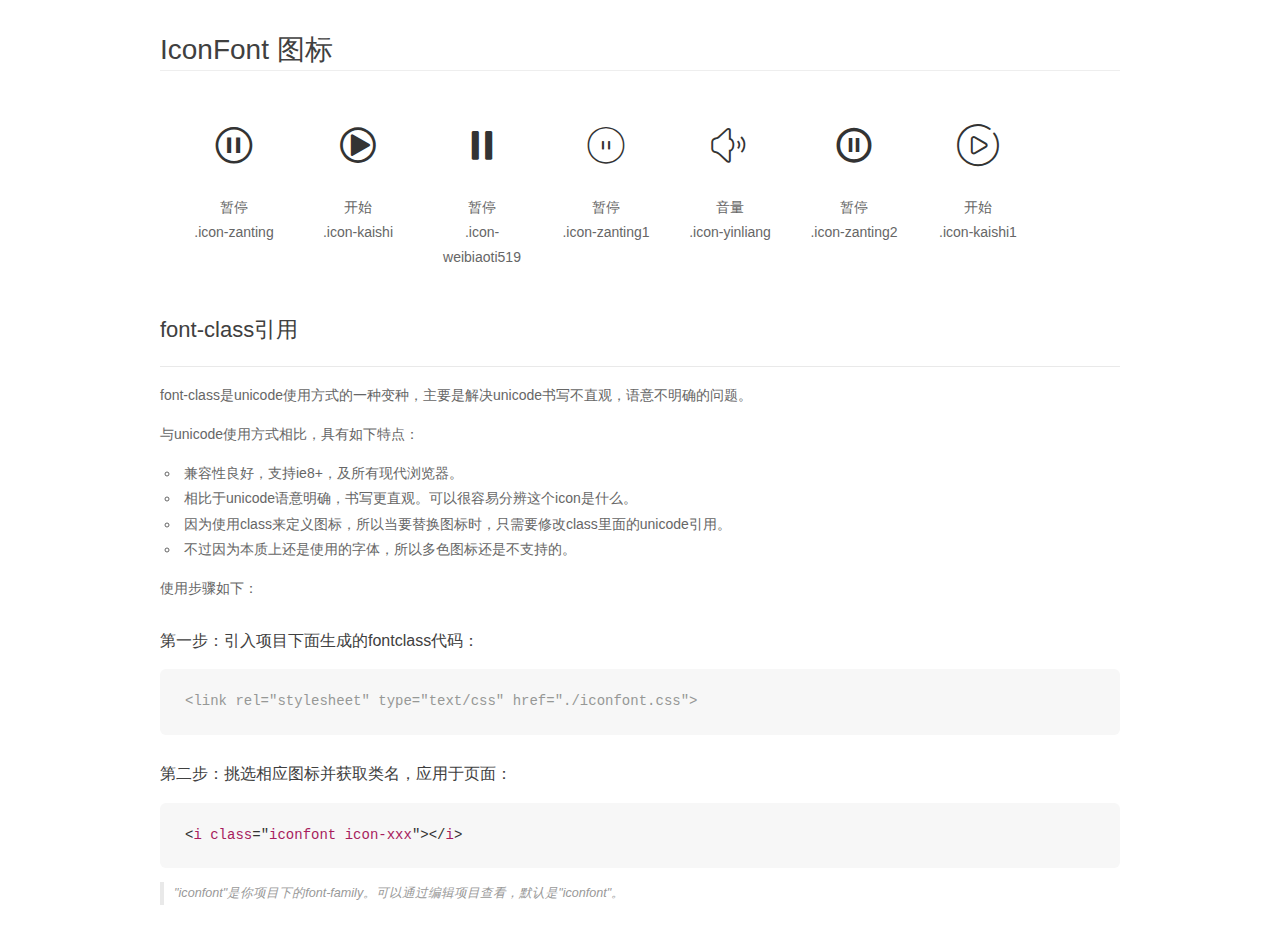
<file: 自定义播放器/font/demo_fontclass.html>
<!DOCTYPE html>
<html>
<head>
    <meta charset="utf-8"/>
    <title>IconFont</title>
    <link rel="stylesheet" href="demo.css">
    <link rel="stylesheet" href="iconfont.css">
</head>
<body>
    <div class="main markdown">
        <h1>IconFont 图标</h1>
        <ul class="icon_lists clear">
            
                <li>
                <i class="icon iconfont icon-zanting"></i>
                    <div class="name">暂停</div>
                    <div class="fontclass">.icon-zanting</div>
                </li>
            
                <li>
                <i class="icon iconfont icon-kaishi"></i>
                    <div class="name">开始</div>
                    <div class="fontclass">.icon-kaishi</div>
                </li>
            
                <li>
                <i class="icon iconfont icon-weibiaoti519"></i>
                    <div class="name">暂停</div>
                    <div class="fontclass">.icon-weibiaoti519</div>
                </li>
            
                <li>
                <i class="icon iconfont icon-zanting1"></i>
                    <div class="name">暂停</div>
                    <div class="fontclass">.icon-zanting1</div>
                </li>
            
                <li>
                <i class="icon iconfont icon-yinliang"></i>
                    <div class="name">音量</div>
                    <div class="fontclass">.icon-yinliang</div>
                </li>
            
                <li>
                <i class="icon iconfont icon-zanting2"></i>
                    <div class="name">暂停</div>
                    <div class="fontclass">.icon-zanting2</div>
                </li>
            
                <li>
                <i class="icon iconfont icon-kaishi1"></i>
                    <div class="name">开始</div>
                    <div class="fontclass">.icon-kaishi1</div>
                </li>
            
        </ul>

        <h2 id="font-class-">font-class引用</h2>
        <hr>

        <p>font-class是unicode使用方式的一种变种，主要是解决unicode书写不直观，语意不明确的问题。</p>
        <p>与unicode使用方式相比，具有如下特点：</p>
        <ul>
        <li>兼容性良好，支持ie8+，及所有现代浏览器。</li>
        <li>相比于unicode语意明确，书写更直观。可以很容易分辨这个icon是什么。</li>
        <li>因为使用class来定义图标，所以当要替换图标时，只需要修改class里面的unicode引用。</li>
        <li>不过因为本质上还是使用的字体，所以多色图标还是不支持的。</li>
        </ul>
        <p>使用步骤如下：</p>
        <h3 id="-fontclass-">第一步：引入项目下面生成的fontclass代码：</h3>


        <pre><code class="lang-js hljs javascript"><span class="hljs-comment">&lt;link rel="stylesheet" type="text/css" href="./iconfont.css"&gt;</span></code></pre>
        <h3 id="-">第二步：挑选相应图标并获取类名，应用于页面：</h3>
        <pre><code class="lang-css hljs">&lt;<span class="hljs-selector-tag">i</span> <span class="hljs-selector-tag">class</span>="<span class="hljs-selector-tag">iconfont</span> <span class="hljs-selector-tag">icon-xxx</span>"&gt;&lt;/<span class="hljs-selector-tag">i</span>&gt;</code></pre>
        <blockquote>
        <p>"iconfont"是你项目下的font-family。可以通过编辑项目查看，默认是"iconfont"。</p>
        </blockquote>
    </div>
</body>
</html>
</file>
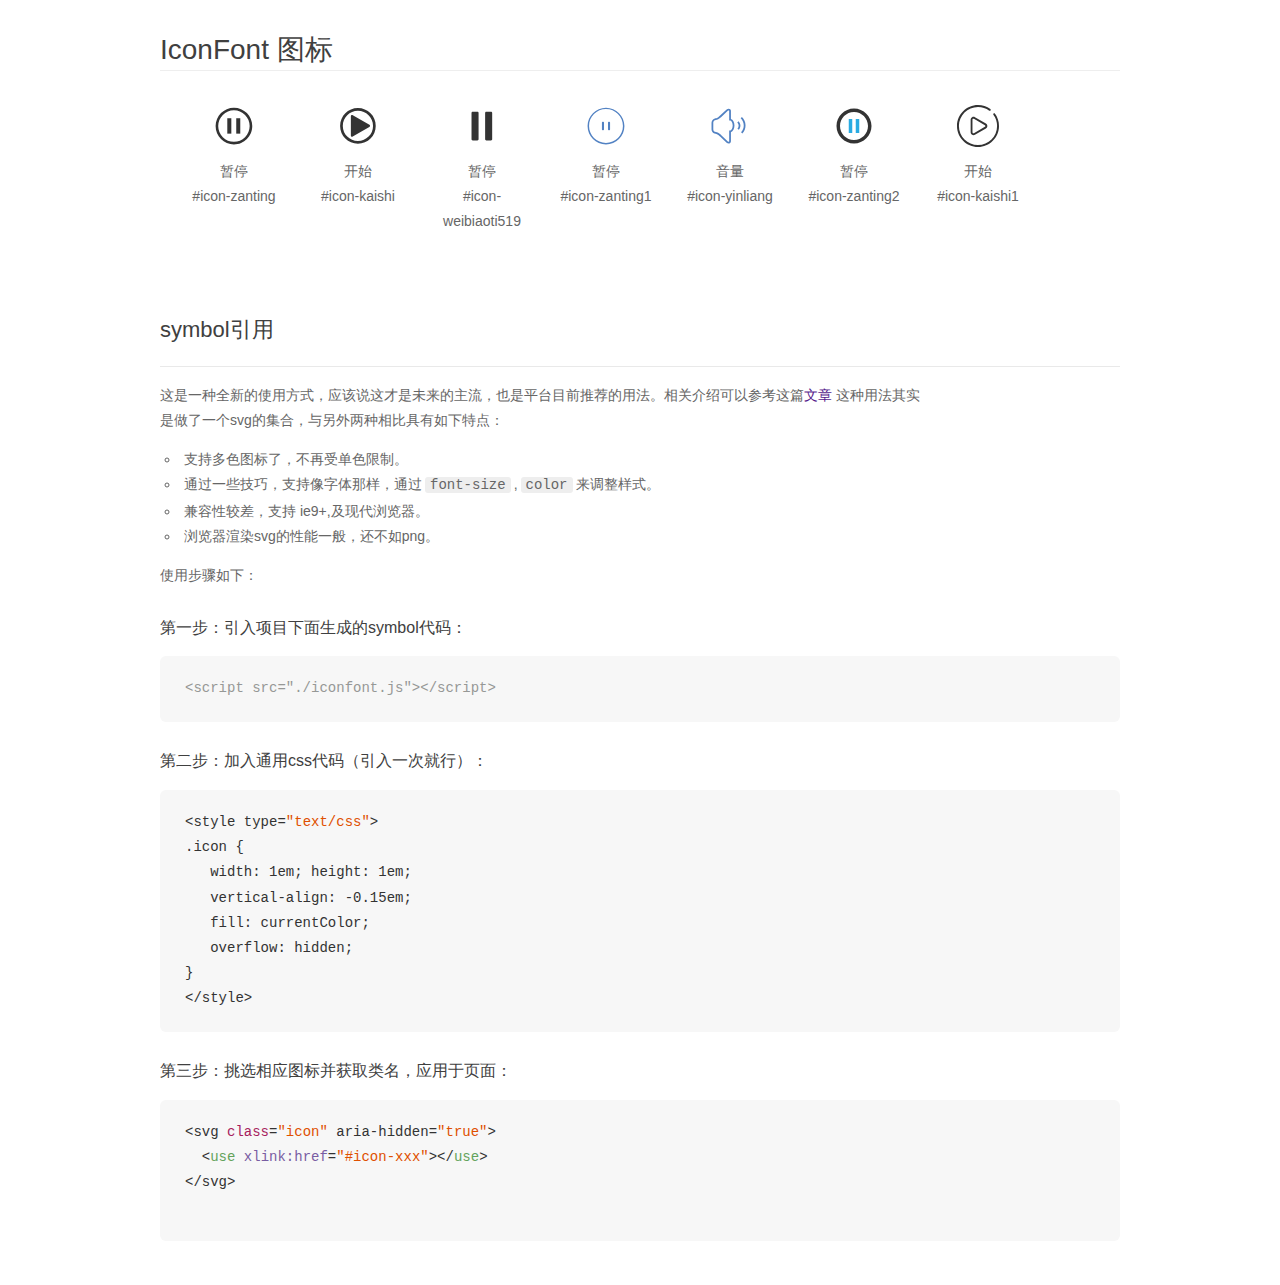
<file: 自定义播放器/font/demo_symbol.html>
<!DOCTYPE html>
<html>
<head>
    <meta charset="utf-8"/>
    <title>IconFont</title>
    <link rel="stylesheet" href="demo.css">
    <script src="iconfont.js"></script>

    <style type="text/css">
        .icon {
          /* 通过设置 font-size 来改变图标大小 */
          width: 1em; height: 1em;
          /* 图标和文字相邻时，垂直对齐 */
          vertical-align: -0.15em;
          /* 通过设置 color 来改变 SVG 的颜色/fill */
          fill: currentColor;
          /* path 和 stroke 溢出 viewBox 部分在 IE 下会显示
             normalize.css 中也包含这行 */
          overflow: hidden;
        }

    </style>
</head>
<body>
    <div class="main markdown">
        <h1>IconFont 图标</h1>
        <ul class="icon_lists clear">
            
                <li>
                    <svg class="icon" aria-hidden="true">
                        <use xlink:href="#icon-zanting"></use>
                    </svg>
                    <div class="name">暂停</div>
                    <div class="fontclass">#icon-zanting</div>
                </li>
            
                <li>
                    <svg class="icon" aria-hidden="true">
                        <use xlink:href="#icon-kaishi"></use>
                    </svg>
                    <div class="name">开始</div>
                    <div class="fontclass">#icon-kaishi</div>
                </li>
            
                <li>
                    <svg class="icon" aria-hidden="true">
                        <use xlink:href="#icon-weibiaoti519"></use>
                    </svg>
                    <div class="name">暂停</div>
                    <div class="fontclass">#icon-weibiaoti519</div>
                </li>
            
                <li>
                    <svg class="icon" aria-hidden="true">
                        <use xlink:href="#icon-zanting1"></use>
                    </svg>
                    <div class="name">暂停</div>
                    <div class="fontclass">#icon-zanting1</div>
                </li>
            
                <li>
                    <svg class="icon" aria-hidden="true">
                        <use xlink:href="#icon-yinliang"></use>
                    </svg>
                    <div class="name">音量</div>
                    <div class="fontclass">#icon-yinliang</div>
                </li>
            
                <li>
                    <svg class="icon" aria-hidden="true">
                        <use xlink:href="#icon-zanting2"></use>
                    </svg>
                    <div class="name">暂停</div>
                    <div class="fontclass">#icon-zanting2</div>
                </li>
            
                <li>
                    <svg class="icon" aria-hidden="true">
                        <use xlink:href="#icon-kaishi1"></use>
                    </svg>
                    <div class="name">开始</div>
                    <div class="fontclass">#icon-kaishi1</div>
                </li>
            
        </ul>


        <h2 id="symbol-">symbol引用</h2>
        <hr>

        <p>这是一种全新的使用方式，应该说这才是未来的主流，也是平台目前推荐的用法。相关介绍可以参考这篇<a href="">文章</a>
        这种用法其实是做了一个svg的集合，与另外两种相比具有如下特点：</p>
        <ul>
          <li>支持多色图标了，不再受单色限制。</li>
          <li>通过一些技巧，支持像字体那样，通过<code>font-size</code>,<code>color</code>来调整样式。</li>
          <li>兼容性较差，支持 ie9+,及现代浏览器。</li>
          <li>浏览器渲染svg的性能一般，还不如png。</li>
        </ul>
        <p>使用步骤如下：</p>
        <h3 id="-symbol-">第一步：引入项目下面生成的symbol代码：</h3>
        <pre><code class="lang-js hljs javascript"><span class="hljs-comment">&lt;script src="./iconfont.js"&gt;&lt;/script&gt;</span></code></pre>
        <h3 id="-css-">第二步：加入通用css代码（引入一次就行）：</h3>
        <pre><code class="lang-js hljs javascript">&lt;style type=<span class="hljs-string">"text/css"</span>&gt;
.icon {
   width: <span class="hljs-number">1</span>em; height: <span class="hljs-number">1</span>em;
   vertical-align: <span class="hljs-number">-0.15</span>em;
   fill: currentColor;
   overflow: hidden;
}
&lt;<span class="hljs-regexp">/style&gt;</span></code></pre>
        <h3 id="-">第三步：挑选相应图标并获取类名，应用于页面：</h3>
        <pre><code class="lang-js hljs javascript">&lt;svg <span class="hljs-class"><span class="hljs-keyword">class</span></span>=<span class="hljs-string">"icon"</span> aria-hidden=<span class="hljs-string">"true"</span>&gt;<span class="xml"><span class="hljs-tag">
  &lt;<span class="hljs-name">use</span> <span class="hljs-attr">xlink:href</span>=<span class="hljs-string">"#icon-xxx"</span>&gt;</span><span class="hljs-tag">&lt;/<span class="hljs-name">use</span>&gt;</span>
</span>&lt;<span class="hljs-regexp">/svg&gt;
        </span></code></pre>
    </div>
</body>
</html>
</file>
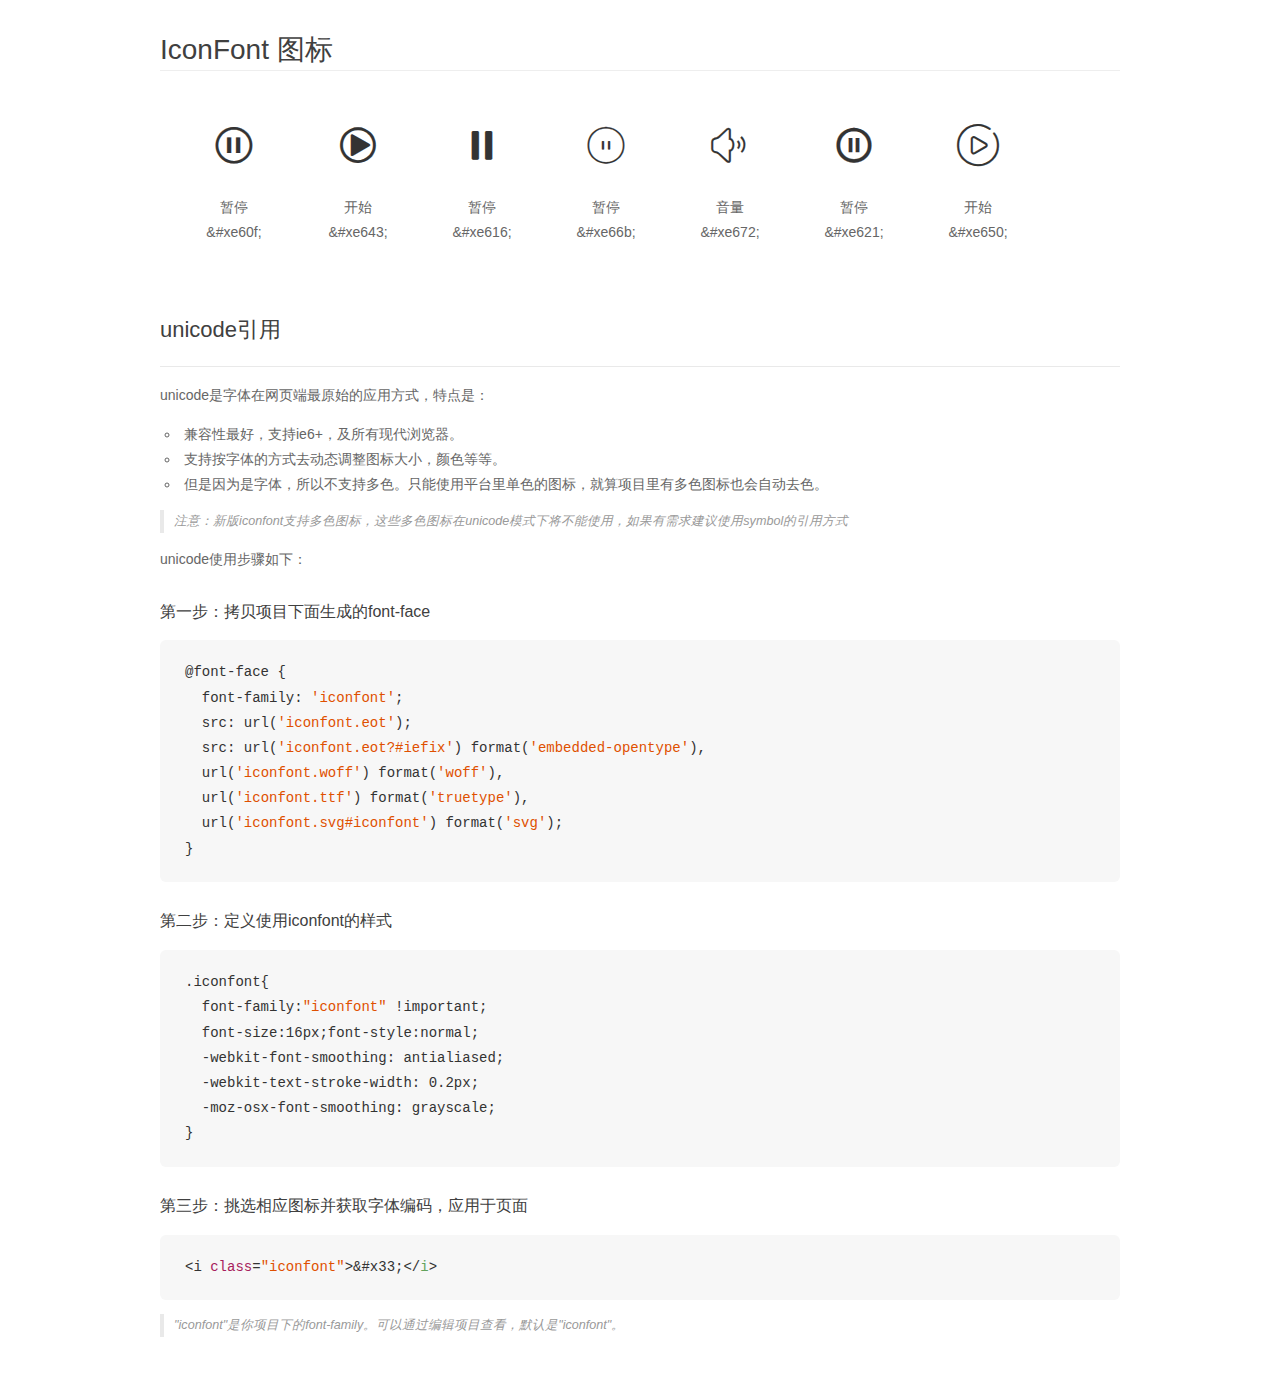
<file: 自定义播放器/font/demo_unicode.html>
<!DOCTYPE html>
<html>
<head>
    <meta charset="utf-8"/>
    <title>IconFont</title>
    <link rel="stylesheet" href="demo.css">

    <style type="text/css">

        @font-face {font-family: "iconfont";
          src: url('iconfont.eot'); /* IE9*/
          src: url('iconfont.eot#iefix') format('embedded-opentype'), /* IE6-IE8 */
          url('iconfont.woff') format('woff'), /* chrome, firefox */
          url('iconfont.ttf') format('truetype'), /* chrome, firefox, opera, Safari, Android, iOS 4.2+*/
          url('iconfont.svg#iconfont') format('svg'); /* iOS 4.1- */
        }

        .iconfont {
          font-family:"iconfont" !important;
          font-size:16px;
          font-style:normal;
          -webkit-font-smoothing: antialiased;
          -webkit-text-stroke-width: 0.2px;
          -moz-osx-font-smoothing: grayscale;
        }

    </style>
</head>
<body>
    <div class="main markdown">
        <h1>IconFont 图标</h1>
        <ul class="icon_lists clear">
            
                <li>
                <i class="icon iconfont">&#xe60f;</i>
                    <div class="name">暂停</div>
                    <div class="code">&amp;#xe60f;</div>
                </li>
            
                <li>
                <i class="icon iconfont">&#xe643;</i>
                    <div class="name">开始</div>
                    <div class="code">&amp;#xe643;</div>
                </li>
            
                <li>
                <i class="icon iconfont">&#xe616;</i>
                    <div class="name">暂停</div>
                    <div class="code">&amp;#xe616;</div>
                </li>
            
                <li>
                <i class="icon iconfont">&#xe66b;</i>
                    <div class="name">暂停</div>
                    <div class="code">&amp;#xe66b;</div>
                </li>
            
                <li>
                <i class="icon iconfont">&#xe672;</i>
                    <div class="name">音量</div>
                    <div class="code">&amp;#xe672;</div>
                </li>
            
                <li>
                <i class="icon iconfont">&#xe621;</i>
                    <div class="name">暂停</div>
                    <div class="code">&amp;#xe621;</div>
                </li>
            
                <li>
                <i class="icon iconfont">&#xe650;</i>
                    <div class="name">开始</div>
                    <div class="code">&amp;#xe650;</div>
                </li>
            
        </ul>
        <h2 id="unicode-">unicode引用</h2>
        <hr>

        <p>unicode是字体在网页端最原始的应用方式，特点是：</p>
        <ul>
        <li>兼容性最好，支持ie6+，及所有现代浏览器。</li>
        <li>支持按字体的方式去动态调整图标大小，颜色等等。</li>
        <li>但是因为是字体，所以不支持多色。只能使用平台里单色的图标，就算项目里有多色图标也会自动去色。</li>
        </ul>
        <blockquote>
        <p>注意：新版iconfont支持多色图标，这些多色图标在unicode模式下将不能使用，如果有需求建议使用symbol的引用方式</p>
        </blockquote>
        <p>unicode使用步骤如下：</p>
        <h3 id="-font-face">第一步：拷贝项目下面生成的font-face</h3>
        <pre><code class="lang-js hljs javascript">@font-face {
  font-family: <span class="hljs-string">'iconfont'</span>;
  src: url(<span class="hljs-string">'iconfont.eot'</span>);
  src: url(<span class="hljs-string">'iconfont.eot?#iefix'</span>) format(<span class="hljs-string">'embedded-opentype'</span>),
  url(<span class="hljs-string">'iconfont.woff'</span>) format(<span class="hljs-string">'woff'</span>),
  url(<span class="hljs-string">'iconfont.ttf'</span>) format(<span class="hljs-string">'truetype'</span>),
  url(<span class="hljs-string">'iconfont.svg#iconfont'</span>) format(<span class="hljs-string">'svg'</span>);
}
</code></pre>
        <h3 id="-iconfont-">第二步：定义使用iconfont的样式</h3>
        <pre><code class="lang-js hljs javascript">.iconfont{
  font-family:<span class="hljs-string">"iconfont"</span> !important;
  font-size:<span class="hljs-number">16</span>px;font-style:normal;
  -webkit-font-smoothing: antialiased;
  -webkit-text-stroke-width: <span class="hljs-number">0.2</span>px;
  -moz-osx-font-smoothing: grayscale;
}
</code></pre>
        <h3 id="-">第三步：挑选相应图标并获取字体编码，应用于页面</h3>
        <pre><code class="lang-js hljs javascript">&lt;i <span class="hljs-class"><span class="hljs-keyword">class</span></span>=<span class="hljs-string">"iconfont"</span>&gt;&amp;#x33;<span class="xml"><span class="hljs-tag">&lt;/<span class="hljs-name">i</span>&gt;</span></span></code></pre>

        <blockquote>
        <p>"iconfont"是你项目下的font-family。可以通过编辑项目查看，默认是"iconfont"。</p>
        </blockquote>
    </div>


</body>
</html>
</file>
<file: 自定义播放器/font/iconfont.css>
@font-face {font-family: "iconfont";
  src: url('iconfont.eot?t=1532672902976'); /* IE9*/
  src: url('iconfont.eot?t=1532672902976#iefix') format('embedded-opentype'), /* IE6-IE8 */
  url('[data-uri]') format('woff'),
  url('iconfont.ttf?t=1532672902976') format('truetype'), /* chrome, firefox, opera, Safari, Android, iOS 4.2+*/
  url('iconfont.svg?t=1532672902976#iconfont') format('svg'); /* iOS 4.1- */
}

.iconfont {
  font-family:"iconfont" !important;
  font-size:16px;
  font-style:normal;
  -webkit-font-smoothing: antialiased;
  -moz-osx-font-smoothing: grayscale;
}

.icon-zanting:before { content: "\e60f"; }

.icon-kaishi:before { content: "\e643"; }

.icon-weibiaoti519:before { content: "\e616"; }

.icon-zanting1:before { content: "\e66b"; }

.icon-yinliang:before { content: "\e672"; }

.icon-zanting2:before { content: "\e621"; }

.icon-kaishi1:before { content: "\e650"; }
</file>
<file: 自定义播放器/font/demo.css>
*{margin: 0;padding: 0;list-style: none;}
/*
KISSY CSS Reset
理念：1. reset 的目的不是清除浏览器的默认样式，这仅是部分工作。清除和重置是紧密不可分的。
2. reset 的目的不是让默认样式在所有浏览器下一致，而是减少默认样式有可能带来的问题。
3. reset 期望提供一套普适通用的基础样式。但没有银弹，推荐根据具体需求，裁剪和修改后再使用。
特色：1. 适应中文；2. 基于最新主流浏览器。
维护：玉伯<lifesinger@gmail.com>, 正淳<ragecarrier@gmail.com>
 */

/** 清除内外边距 **/
body, h1, h2, h3, h4, h5, h6, hr, p, blockquote, /* structural elements 结构元素 */
dl, dt, dd, ul, ol, li, /* list elements 列表元素 */
pre, /* text formatting elements 文本格式元素 */
form, fieldset, legend, button, input, textarea, /* form elements 表单元素 */
th, td /* table elements 表格元素 */ {
  margin: 0;
  padding: 0;
}

/** 设置默认字体 **/
body,
button, input, select, textarea /* for ie */ {
  font: 12px/1.5 tahoma, arial, \5b8b\4f53, sans-serif;
}
h1, h2, h3, h4, h5, h6 { font-size: 100%; }
address, cite, dfn, em, var { font-style: normal; } /* 将斜体扶正 */
code, kbd, pre, samp { font-family: courier new, courier, monospace; } /* 统一等宽字体 */
small { font-size: 12px; } /* 小于 12px 的中文很难阅读，让 small 正常化 */

/** 重置列表元素 **/
ul, ol { list-style: none; }

/** 重置文本格式元素 **/
a { text-decoration: none; }
a:hover { text-decoration: underline; }


/** 重置表单元素 **/
legend { color: #000; } /* for ie6 */
fieldset, img { border: 0; } /* img 搭车：让链接里的 img 无边框 */
button, input, select, textarea { font-size: 100%; } /* 使得表单元素在 ie 下能继承字体大小 */
/* 注：optgroup 无法扶正 */

/** 重置表格元素 **/
table { border-collapse: collapse; border-spacing: 0; }

/* 清除浮动 */
.ks-clear:after, .clear:after {
  content: '\20';
  display: block;
  height: 0;
  clear: both;
}
.ks-clear, .clear {
  *zoom: 1;
}

.main {
  padding: 30px 100px;
width: 960px;
margin: 0 auto;
}
.main h1{font-size:36px; color:#333; text-align:left;margin-bottom:30px; border-bottom: 1px solid #eee;}

.helps{margin-top:40px;}
.helps pre{
  padding:20px;
  margin:10px 0;
  border:solid 1px #e7e1cd;
  background-color: #fffdef;
  overflow: auto;
}

.icon_lists{
  width: 100% !important;

}

.icon_lists li{
  float:left;
  width: 100px;
  height:180px;
  text-align: center;
  list-style: none !important;
}
.icon_lists .icon{
  font-size: 42px;
  line-height: 100px;
  margin: 10px 0;
  color:#333;
  -webkit-transition: font-size 0.25s ease-out 0s;
  -moz-transition: font-size 0.25s ease-out 0s;
  transition: font-size 0.25s ease-out 0s;

}
.icon_lists .icon:hover{
  font-size: 100px;
}



.markdown {
  color: #666;
  font-size: 14px;
  line-height: 1.8;
}

.highlight {
  line-height: 1.5;
}

.markdown img {
  vertical-align: middle;
  max-width: 100%;
}

.markdown h1 {
  color: #404040;
  font-weight: 500;
  line-height: 40px;
  margin-bottom: 24px;
}

.markdown h2,
.markdown h3,
.markdown h4,
.markdown h5,
.markdown h6 {
  color: #404040;
  margin: 1.6em 0 0.6em 0;
  font-weight: 500;
  clear: both;
}

.markdown h1 {
  font-size: 28px;
}

.markdown h2 {
  font-size: 22px;
}

.markdown h3 {
  font-size: 16px;
}

.markdown h4 {
  font-size: 14px;
}

.markdown h5 {
  font-size: 12px;
}

.markdown h6 {
  font-size: 12px;
}

.markdown hr {
  height: 1px;
  border: 0;
  background: #e9e9e9;
  margin: 16px 0;
  clear: both;
}

.markdown p,
.markdown pre {
  margin: 1em 0;
}

.markdown > p,
.markdown > blockquote,
.markdown > .highlight,
.markdown > ol,
.markdown > ul {
  width: 80%;
}

.markdown ul > li {
  list-style: circle;
}

.markdown > ul li,
.markdown blockquote ul > li {
  margin-left: 20px;
  padding-left: 4px;
}

.markdown > ul li p,
.markdown > ol li p {
  margin: 0.6em 0;
}

.markdown ol > li {
  list-style: decimal;
}

.markdown > ol li,
.markdown blockquote ol > li {
  margin-left: 20px;
  padding-left: 4px;
}

.markdown code {
  margin: 0 3px;
  padding: 0 5px;
  background: #eee;
  border-radius: 3px;
}

.markdown pre {
  border-radius: 6px;
  background: #f7f7f7;
  padding: 20px;
}

.markdown pre code {
  border: none;
  background: #f7f7f7;
  margin: 0;
}

.markdown strong,
.markdown b {
  font-weight: 600;
}

.markdown > table {
  border-collapse: collapse;
  border-spacing: 0px;
  empty-cells: show;
  border: 1px solid #e9e9e9;
  width: 95%;
  margin-bottom: 24px;
}

.markdown > table th {
  white-space: nowrap;
  color: #333;
  font-weight: 600;

}

.markdown > table th,
.markdown > table td {
  border: 1px solid #e9e9e9;
  padding: 8px 16px;
  text-align: left;
}

.markdown > table th {
  background: #F7F7F7;
}

.markdown blockquote {
  font-size: 90%;
  color: #999;
  border-left: 4px solid #e9e9e9;
  padding-left: 0.8em;
  margin: 1em 0;
  font-style: italic;
}

.markdown blockquote p {
  margin: 0;
}

.markdown .anchor {
  opacity: 0;
  transition: opacity 0.3s ease;
  margin-left: 8px;
}

.markdown .waiting {
  color: #ccc;
}

.markdown h1:hover .anchor,
.markdown h2:hover .anchor,
.markdown h3:hover .anchor,
.markdown h4:hover .anchor,
.markdown h5:hover .anchor,
.markdown h6:hover .anchor {
  opacity: 1;
  display: inline-block;
}

.markdown > br,
.markdown > p > br {
  clear: both;
}


.hljs {
  display: block;
  background: white;
  padding: 0.5em;
  color: #333333;
  overflow-x: auto;
}

.hljs-comment,
.hljs-meta {
  color: #969896;
}

.hljs-string,
.hljs-variable,
.hljs-template-variable,
.hljs-strong,
.hljs-emphasis,
.hljs-quote {
  color: #df5000;
}

.hljs-keyword,
.hljs-selector-tag,
.hljs-type {
  color: #a71d5d;
}

.hljs-literal,
.hljs-symbol,
.hljs-bullet,
.hljs-attribute {
  color: #0086b3;
}

.hljs-section,
.hljs-name {
  color: #63a35c;
}

.hljs-tag {
  color: #333333;
}

.hljs-title,
.hljs-attr,
.hljs-selector-id,
.hljs-selector-class,
.hljs-selector-attr,
.hljs-selector-pseudo {
  color: #795da3;
}

.hljs-addition {
  color: #55a532;
  background-color: #eaffea;
}

.hljs-deletion {
  color: #bd2c00;
  background-color: #ffecec;
}

.hljs-link {
  text-decoration: underline;
}

pre{
  background: #fff;
}
</file>
